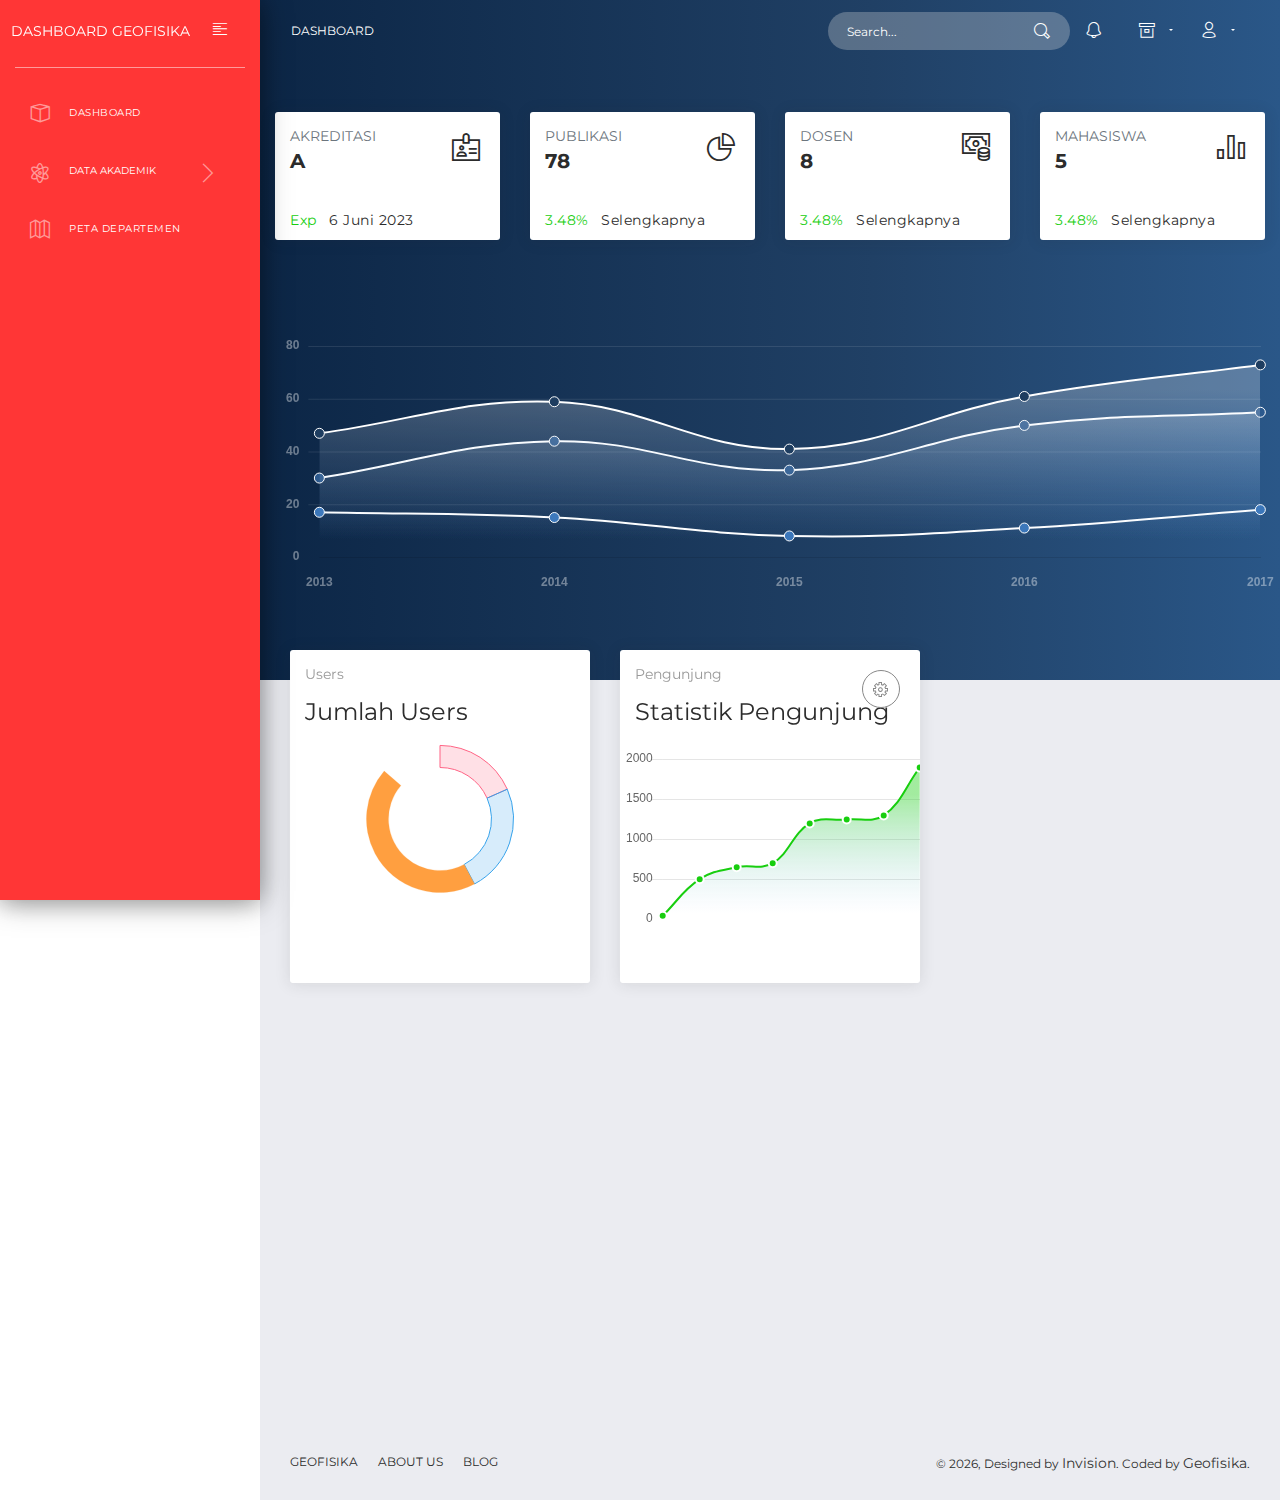
<file: index.html>
<!DOCTYPE html>
<html lang="en">

<head>
    <meta charset="utf-8" />
    <meta http-equiv="X-UA-Compatible" content="IE=edge,chrome=1" />
    <title>Dashboard Geofisika</title>
    <meta content='width=device-width, initial-scale=1.0, maximum-scale=1.0, user-scalable=0, shrink-to-fit=no' name='viewport' />
    <!--     Icons     -->
    <link rel="icon" href="http://www.geophys.sci.unhas.ac.id/wp-content/uploads/2020/01/cropped-Logo_UH_256x256-removebg-preview-32x32.png" sizes="32x32" />
    <link rel="icon" href="http://www.geophys.sci.unhas.ac.id/wp-content/uploads/2020/01/cropped-Logo_UH_256x256-removebg-preview-192x192.png" sizes="192x192" />
    <link rel="apple-touch-icon" href="http://www.geophys.sci.unhas.ac.id/wp-content/uploads/2020/01/cropped-Logo_UH_256x256-removebg-preview-180x180.png" />

    <!--     Fonts     -->
    <link href="https://fonts.googleapis.com/css?family=Montserrat:400,700,200" rel="stylesheet" />
    <link rel="stylesheet" href="https://use.fontawesome.com/releases/v5.7.1/css/all.css" integrity="sha384-fnmOCqbTlWIlj8LyTjo7mOUStjsKC4pOpQbqyi7RrhN7udi9RwhKkMHpvLbHG9Sr" crossorigin="anonymous">

    <!-- CSS Files -->
    <link href="assets/css/bootstrap.min.css" rel="stylesheet" />
    <link href="assets/css/now-ui-dashboard.css?v=1.5.0" rel="stylesheet" />

    <!--Morris Css-->
    <link rel="stylesheet" href="assets/css/morris.css">

    <!-- CSS Just for demo purpose, don't include it in your project -->
    <link href="assets/css/main.css" rel="stylesheet">
    <link href="assets/css/demo.css" rel="stylesheet">
</head>

<body>
    <div class="wrapper ">
        <div class="sidebar" data-color="red">
            <!--
        Tip 1: You can change the color of the sidebar using: data-color="blue | green | orange | red | yellow"
    -->
            <div class="logo">
                <a href="./index.html" class="simple-text logo-normal visible-on-sidebar-regular">Dashboard Geofisika</a>
                <a href="#" class="simple-text logo-mini pull-right" data-toggle=sidebar-colapse><i class="now-ui-icons text_align-left text-white"></i></a>
            </div>
            <div class="sidebar-wrapper" id="sidebar-wrapper">
                <ul class="nav">
                    <li>
                        <a href="./index.html">
                            <i class="now-ui-icons design_app"></i>
                            <p>Dashboard</p>
                        </a>
                    </li>
                    <li class="parent">
                        <a href="#" onclick="toggle_menu('data-akademik'); return false">
                            <i class="now-ui-icons education_atom"></i>
                            <span class="none">Data Akademik
                                <i id="arrow-icon" class="now-ui-icons pull-right align-bottom arrows-1_minimal-right"></i>
                            </span>
                        </a>
                        <ul class="children" id="data-akademik">
                            <li class="child">
                                <a href="./statistik-mahasiswa.html" class="ml-4">Statistik Mahasiswa</a>
                            </li>
                            <li class="child"><a href="./statistik-dosen.html" class="ml-4"><i class="mr-2"></i> Statistik Dosen</a></li>
                        </ul>
                    </li>
                    <li>
                        <a href="./peta-jurusan.html">
                            <i class="now-ui-icons location_map-big"></i>
                            <p>Peta Departemen</p>
                        </a>
                    </li>
                </ul>
            </div>
        </div>
        <div class="main-panel" id="main-panel">
            <!-- Navbar -->
            <nav class="navbar navbar-expand-lg navbar-transparent  bg-primary  navbar-absolute">
                <div class="container-fluid">
                    <div class="navbar-wrapper">
                        <div class="navbar-toggle">
                            <button type="button" class="navbar-toggler">
                <span class="navbar-toggler-bar bar1"></span>
                <span class="navbar-toggler-bar bar2"></span>
                <span class="navbar-toggler-bar bar3"></span>
              </button>
                        </div>
                        <a class="navbar-brand" href="#pablo">Dashboard</a>
                    </div>
                    <button class="navbar-toggler" type="button" data-toggle="collapse" data-target="#navigation" aria-controls="navigation-index" aria-expanded="false" aria-label="Toggle navigation">
            <span class="navbar-toggler-bar navbar-kebab"></span>
            <span class="navbar-toggler-bar navbar-kebab"></span>
            <span class="navbar-toggler-bar navbar-kebab"></span>
          </button>
                    <div class="collapse navbar-collapse justify-content-end" id="navigation">
                        <form>
                            <div class="input-group no-border">
                                <input type="text" value="" class="form-control" placeholder="Search...">
                                <div class="input-group-append">
                                    <div class="input-group-text">
                                        <i class="now-ui-icons ui-1_zoom-bold"></i>
                                    </div>
                                </div>
                            </div>
                        </form>
                        <ul class="navbar-nav">
                            <li class="nav-item">
                                <a class="nav-link" href="#pablo">
                                    <i class="now-ui-icons ui-1_bell-53"></i>
                                    <p>
                                        <span class="d-lg-none d-md-block">Stats</span>
                                    </p>
                                </a>
                            </li>
                            <li class="nav-item dropdown">
                                <a class="nav-link dropdown-toggle" id="navbarDropdownMenuLink" data-toggle="dropdown" aria-haspopup="true" aria-expanded="false">
                                    <i class="now-ui-icons files_box"></i>
                                    <p>
                                        <span class="d-lg-none d-md-block">Some Actions</span>
                                    </p>
                                </a>
                                <div class="dropdown-menu dropdown-menu-right" aria-labelledby="navbarDropdownMenuLink">
                                    <a class="dropdown-item" href="#">Action</a>
                                    <a class="dropdown-item" href="#">Another action</a>
                                    <a class="dropdown-item" href="#">Something else here</a>
                                </div>
                            </li>
                            <li class="nav-item dropdown">
                                <a class="nav-link dropdown-toggle" href="" id="navbarDropdownMenuLink" data-toggle="dropdown" aria-haspopup="true" aria-expanded="false">
                                    <i class="now-ui-icons users_single-02"></i>
                                    <p>
                                        <span class="d-lg-none d-md-block">Account</span>
                                    </p>
                                </a>
                                <div class="dropdown-menu dropdown-menu-right" aria-labelledby="navbarDropdownMenuLink">
                                    <a class="dropdown-item" href="login.php">Logout</a>
                                </div>
                            </li>
                        </ul>
                    </div>
                </div>
            </nav>
            <!-- End Navbar -->
            <!-- Card Header -->
            <div class="container-fluid panel-header" style="padding-top: 8em;">
                <div class="row">
                    <div class="col-xl-3 col-md-6">
                        <div class="card card-stats">
                            <div class="card-header">
                                <h5 class="card-category text-uppercase text-muted mb-0">Akreditasi</h5>
                                <span class="h5 font-weight-bold mb-0">A</span>
                                <div class="right-icon">
                                    <div class="icon icon-shape bg-gradient-red rounded-circle h3">
                                        <i class="now-ui-icons business_badge"></i>
                                    </div>
                                </div>
                            </div>
                            <!-- Card body -->
                            <div class="card-body">
                                <p class="mb-0 text-sm">
                                    <span class="text-success mr-2"><i class="fa fa-arrow-up"></i> Exp</span>
                                    <span class="text-nowrap">6 Juni 2023</span>
                                </p>
                            </div>
                        </div>
                    </div>
                    <div class="col-xl-3 col-md-6">
                        <div class="card card-stats">
                            <div class="card-header">
                                <h5 class="card-category text-uppercase text-muted mb-0">Publikasi</h5>
                                <span class="h5 font-weight-bold mb-0">78</span>
                                <div class="right-icon">
                                    <div class="icon icon-shape bg-gradient-red rounded-circle h3">
                                        <i class="now-ui-icons business_chart-pie-36"></i>
                                    </div>
                                </div>
                            </div>
                            <!-- Card body -->
                            <div class="card-body">
                                <p class="mb-0 text-sm">
                                    <span class="text-success mr-2"><i class="fa fa-arrow-up"></i> 3.48%</span>
                                    <span class="text-nowrap">Selengkapnya</span>
                                </p>
                            </div>
                        </div>
                    </div>
                    <div class="col-xl-3 col-md-6">
                        <div class="card card-stats">
                            <div class="card-header">
                                <h5 class="card-category text-uppercase text-muted mb-0">Dosen</h5>
                                <span class="h5 font-weight-bold mb-0">8</span>
                                <div class="right-icon">
                                    <div class="icon icon-shape bg-gradient-red rounded-circle h3">
                                        <i class="now-ui-icons business_money-coins"></i>
                                    </div>
                                </div>
                            </div>
                            <!-- Card body -->
                            <div class="card-body">
                                <p class="mb-0 text-sm">
                                    <span class="text-success mr-2"><i class="fa fa-arrow-up"></i> 3.48%</span>
                                    <span class="text-nowrap">Selengkapnya</span>
                                </p>
                            </div>
                        </div>
                    </div>
                    <div class="col-xl-3 col-md-6">
                        <div class="card card-stats">
                            <div class="card-header">
                                <h5 class="card-category text-uppercase text-muted mb-0">Mahasiswa</h5>
                                <span class="h5 font-weight-bold mb-0">5</span>
                                <div class="right-icon">
                                    <div class="icon icon-shape bg-gradient-red rounded-circle h3">
                                        <i class="now-ui-icons business_chart-bar-32"></i>
                                    </div>
                                </div>
                            </div>
                            <!-- Card body -->
                            <div class="card-body">
                                <p class="mb-0 text-sm">
                                    <span class="text-success mr-2"><i class="fa fa-arrow-up"></i> 3.48%</span>
                                    <span class="text-nowrap">Selengkapnya</span>
                                </p>
                            </div>
                        </div>
                    </div>
                </div>
            </div>
            <!-- End Card Header -->
            <div class="panel-header panel-header-lg">
                <canvas id="bigPublikasiChart"></canvas>
            </div>
            <div class="content">
                <div class="row">
                    <div class="col-lg-4 col-md-6">
                        <div class="card card-chart">
                            <div class="card-header">
                                <h5 class="card-category">Users</h5>
                                <h4 class="card-title">Jumlah Users</h4>
                            </div>
                            <div class="card-body">
                                <div class="chart-area">
                                    <canvas id="usersDoughnutChart"></canvas>
                                </div>
                            </div>
                            <div class="card-footer">
                                <div class="stats">
                                    <!--<i class="now-ui-icons ui-2_time-alarm"></i> Last 7 days -->
                                </div>
                            </div>
                        </div>
                    </div>
                    <div class="col-lg-4 col-md-6">
                        <div class="card card-chart">
                            <div class="card-header">
                                <h5 class="card-category">Pengunjung</h5>
                                <h4 class="card-title">Statistik Pengunjung</h4>
                                <div class="dropdown">
                                    <button type="button" class="btn btn-round btn-outline-default dropdown-toggle btn-simple btn-icon no-caret" data-toggle="dropdown">
                    <i class="now-ui-icons loader_gear"></i>
                  </button>
                                    <div class="dropdown-menu dropdown-menu-right">
                                        <a class="dropdown-item" href="#">Action</a>
                                        <a class="dropdown-item" href="#">Another action</a>
                                        <a class="dropdown-item" href="#">Something else here</a>
                                        <a class="dropdown-item text-danger" href="#">Remove Data</a>
                                    </div>
                                </div>
                            </div>
                            <div class="card-body">
                                <div class="chart-area">
                                    <canvas id="lineChartExampleWithNumbersAndGrid"></canvas>
                                </div>
                            </div>
                            <div class="card-footer">
                                <div class="stats">
                                    <!--<i class="now-ui-icons ui-2_time-alarm"></i> Just Updated -->
                                </div>
                            </div>
                        </div>
                    </div>
                    <!--<div class="col-lg-4 col-md-6">
                        <div class="card card-chart">
                            <div class="card-header">
                                <h5 class="card-category">Mahasiswa</h5>
                                <h4 class="card-title">Mahasiswa Perjenjang</h4>
                            </div>
                            <div class="card-body">
                                <div class="chart-area">
                                    <canvas id="barChartSimpleGradientsNumbers"></canvas>
                                </div>
                            </div>
                            <div class="card-footer">
                                <div class="stats">
                                    <i class="now-ui-icons ui-2_time-alarm"></i>
                </div>
            </div>
        </div>
    </div>
    -->

                </div>
                <!-- 
                <div class="row">
                    <div class="col-md-6">
                        <div class="card  card-tasks">
                            <div class="card-header ">
                                <h5 class="card-category">Backend development</h5>
                                <h4 class="card-title">Tasks</h4>
                            </div>
                            <div class="card-body ">
                                <div class="table-full-width table-responsive">
                                    <table class="table">
                                        <tbody>
                                            <tr>
                                                <td>
                                                    <div class="form-check">
                                                        <label class="form-check-label">
                              <input class="form-check-input" type="checkbox" checked>
                              <span class="form-check-sign"></span>
                            </label>
                                                    </div>
                                                </td>
                                                <td class="text-left">Sign contract for "What are conference organizers afraid of?"</td>
                                                <td class="td-actions text-right">
                                                    <button type="button" rel="tooltip" title="" class="btn btn-info btn-round btn-icon btn-icon-mini btn-neutral" data-original-title="Edit Task">
                            <i class="now-ui-icons ui-2_settings-90"></i>
                          </button>
                                                    <button type="button" rel="tooltip" title="" class="btn btn-danger btn-round btn-icon btn-icon-mini btn-neutral" data-original-title="Remove">
                            <i class="now-ui-icons ui-1_simple-remove"></i>
                          </button>
                                                </td>
                                            </tr>
                                            <tr>
                                                <td>
                                                    <div class="form-check">
                                                        <label class="form-check-label">
                              <input class="form-check-input" type="checkbox">
                              <span class="form-check-sign"></span>
                            </label>
                                                    </div>
                                                </td>
                                                <td class="text-left">Lines From Great Russian Literature? Or E-mails From My Boss?</td>
                                                <td class="td-actions text-right">
                                                    <button type="button" rel="tooltip" title="" class="btn btn-info btn-round btn-icon btn-icon-mini btn-neutral" data-original-title="Edit Task">
                            <i class="now-ui-icons ui-2_settings-90"></i>
                          </button>
                                                    <button type="button" rel="tooltip" title="" class="btn btn-danger btn-round btn-icon btn-icon-mini btn-neutral" data-original-title="Remove">
                            <i class="now-ui-icons ui-1_simple-remove"></i>
                          </button>
                                                </td>
                                            </tr>
                                            <tr>
                                                <td>
                                                    <div class="form-check">
                                                        <label class="form-check-label">
                              <input class="form-check-input" type="checkbox" checked>
                              <span class="form-check-sign"></span>
                            </label>
                                                    </div>
                                                </td>
                                                <td class="text-left">Flooded: One year later, assessing what was lost and what was found when a ravaging rain swept through metro Detroit
                                                </td>
                                                <td class="td-actions text-right">
                                                    <button type="button" rel="tooltip" title="" class="btn btn-info btn-round btn-icon btn-icon-mini btn-neutral" data-original-title="Edit Task">
                            <i class="now-ui-icons ui-2_settings-90"></i>
                          </button>
                                                    <button type="button" rel="tooltip" title="" class="btn btn-danger btn-round btn-icon btn-icon-mini btn-neutral" data-original-title="Remove">
                            <i class="now-ui-icons ui-1_simple-remove"></i>
                          </button>
                                                </td>
                                            </tr>
                                        </tbody>
                                    </table>
                                </div>
                            </div>
                            <div class="card-footer ">
                                <hr>
                                <div class="stats">
                                    <i class="now-ui-icons loader_refresh spin"></i> Updated 3 minutes ago
                                </div>
                            </div>
                        </div>
                    </div>
                    <div class="col-md-6">
                        <div class="card">
                            <div class="card-header">
                                <h5 class="card-category">All Persons List</h5>
                                <h4 class="card-title"> Employees Stats</h4>
                            </div>
                            <div class="card-body">
                                <div class="table-responsive">
                                    <table class="table">
                                        <thead class=" text-primary">
                                            <th>
                                                Name
                                            </th>
                                            <th>
                                                Country
                                            </th>
                                            <th>
                                                City
                                            </th>
                                            <th class="text-right">
                                                Salary
                                            </th>
                                        </thead>
                                        <tbody>
                                            <tr>
                                                <td>
                                                    Dakota Rice
                                                </td>
                                                <td>
                                                    Niger
                                                </td>
                                                <td>
                                                    Oud-Turnhout
                                                </td>
                                                <td class="text-right">
                                                    $36,738
                                                </td>
                                            </tr>
                                            <tr>
                                                <td>
                                                    Minerva Hooper
                                                </td>
                                                <td>
                                                    Curaçao
                                                </td>
                                                <td>
                                                    Sinaai-Waas
                                                </td>
                                                <td class="text-right">
                                                    $23,789
                                                </td>
                                            </tr>
                                            <tr>
                                                <td>
                                                    Sage Rodriguez
                                                </td>
                                                <td>
                                                    Netherlands
                                                </td>
                                                <td>
                                                    Baileux
                                                </td>
                                                <td class="text-right">
                                                    $56,142
                                                </td>
                                            </tr>
                                            <tr>
                                                <td>
                                                    Doris Greene
                                                </td>
                                                <td>
                                                    Malawi
                                                </td>
                                                <td>
                                                    Feldkirchen in Kärnten
                                                </td>
                                                <td class="text-right">
                                                    $63,542
                                                </td>
                                            </tr>
                                            <tr>
                                                <td>
                                                    Mason Porter
                                                </td>
                                                <td>
                                                    Chile
                                                </td>
                                                <td>
                                                    Gloucester
                                                </td>
                                                <td class="text-right">
                                                    $78,615
                                                </td>
                                            </tr>
                                        </tbody>
                                    </table>
                                </div>
                            </div>
                        </div>
                    </div>
                </div> -->
            </div>
            <footer class="footer">
                <div class=" container-fluid ">
                    <nav>
                        <ul>
                            <li>
                                <a href="https://www.creative-tim.com">
                  Geofisika
                </a>
                            </li>
                            <li>
                                <a href="http://presentation.creative-tim.com">
                  About Us
                </a>
                            </li>
                            <li>
                                <a href="http://blog.creative-tim.com">
                  Blog
                </a>
                            </li>
                        </ul>
                    </nav>
                    <div class="copyright" id="copyright">
                        &copy;
                        <script>
                            document.getElementById('copyright').appendChild(document.createTextNode(new Date().getFullYear()))
                        </script>, Designed by <a href="https://www.invisionapp.com" target="_blank">Invision</a>. Coded by <a href="https://www.creative-tim.com" target="_blank">Geofisika</a>.
                    </div>
                </div>
            </footer>
        </div>
    </div>
    <!--   Core JS Files   -->
    <script src="assets/js/core/jquery.min.js"></script>
    <script src="assets/js/core/popper.min.js"></script>
    <script src="assets/js/core/bootstrap.min.js"></script>
    <script src="assets/js/plugins/perfect-scrollbar.jquery.min.js"></script>
    <!--Charts-->
    <!-- Chart JS -->
    <script src="assets/js/plugins/chartjs.min.js"></script>
    <!--Morris.JS-->
    <script src="assets/js/plugins/raphael.min.js"></script>
    <script src="assets/js/plugins/morris.js"></script>
    <!--  Notifications Plugin    -->
    <script src="assets/js/plugins/bootstrap-notify.js"></script>
    <!-- Control Center for Now Ui Dashboard: parallax effects, scripts for the example pages etc -->
    <script src="assets/js/now-ui-dashboard.min.js?v=1.5.0" type="text/javascript"></script>
    <!-- Now Ui Dashboard DEMO methods, don't include it in your project! -->
    <script src="assets/js/demo.js"></script>
    <script src="assets/js/main.js"></script>
    <script>
        $(document).ready(function() {
            // Javascript method's body can be found in assets/js/demos.js
            demo.initDashboardPageCharts();

        });
    </script>
</body>

</html>
</file>
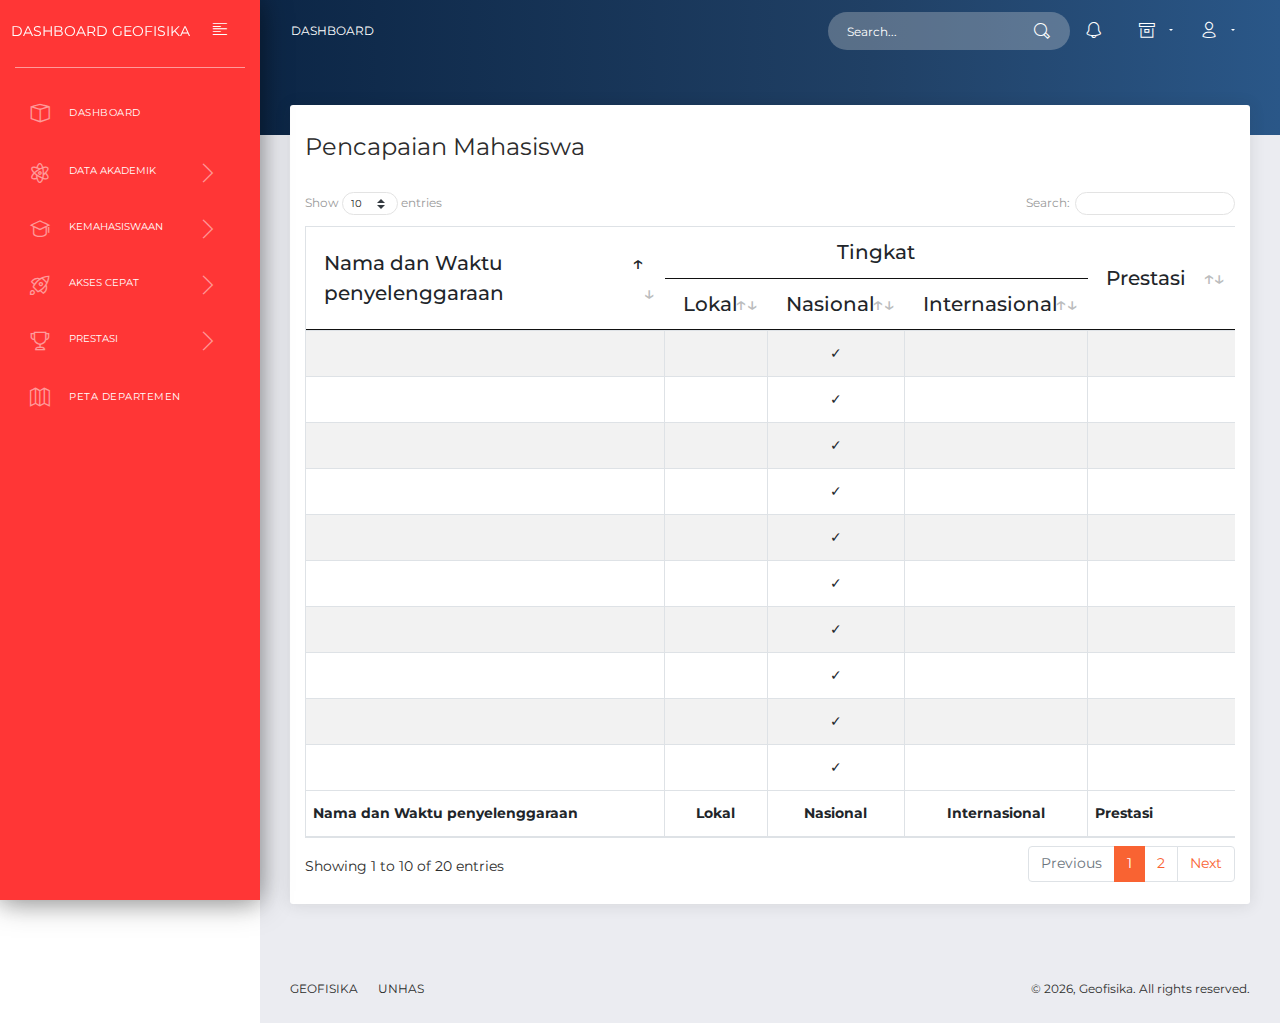
<file: prestasi-mahasiswa.html>
<!DOCTYPE html>
<html lang="en">

<head>
    <meta charset="utf-8" />
    <meta http-equiv="X-UA-Compatible" content="IE=edge,chrome=1" />
    <title>Dashboard Geofisika</title>
    <meta content='width=device-width, initial-scale=1.0, maximum-scale=1.0, user-scalable=0, shrink-to-fit=no' name='viewport' />
    <!--     Icons     -->
    <link rel="icon" href="http://www.geophys.sci.unhas.ac.id/wp-content/uploads/2020/01/cropped-Logo_UH_256x256-removebg-preview-32x32.png" sizes="32x32" />
    <link rel="icon" href="http://www.geophys.sci.unhas.ac.id/wp-content/uploads/2020/01/cropped-Logo_UH_256x256-removebg-preview-192x192.png" sizes="192x192" />
    <link rel="apple-touch-icon" href="http://www.geophys.sci.unhas.ac.id/wp-content/uploads/2020/01/cropped-Logo_UH_256x256-removebg-preview-180x180.png" />

    <!--     Fonts     -->
    <link href="https://fonts.googleapis.com/css?family=Montserrat:400,700,200" rel="stylesheet" />
    <link rel="stylesheet" href="https://use.fontawesome.com/releases/v5.7.1/css/all.css" integrity="sha384-fnmOCqbTlWIlj8LyTjo7mOUStjsKC4pOpQbqyi7RrhN7udi9RwhKkMHpvLbHG9Sr" crossorigin="anonymous">

    <!-- CSS Files -->
    <link href="assets/css/bootstrap.min.css" rel="stylesheet" />
    <link href="assets/css/now-ui-dashboard.css?v=1.5.0" rel="stylesheet" />

    <!--Datatables Css-->
    <link rel="stylesheet" href="assets/css/dataTables/dataTables.bootstrap4.min.css">

    <!-- CSS Just for demo purpose, don't include it in your project -->
    <link href="assets/css/main.css" rel="stylesheet">
    <link href="assets/css/demo.css" rel="stylesheet">
</head>

<body>
    <div class="wrapper ">
        <div class="sidebar" data-color="red">
            <div class="logo">
                <a href="./index.html" class="simple-text logo-normal visible-on-sidebar-regular">Dashboard Geofisika</a>
                <a href="#" class="simple-text logo-mini pull-right" data-toggle=sidebar-colapse><i class="now-ui-icons text_align-left text-white"></i></a>
            </div>
            <div class="sidebar-wrapper" id="sidebar-wrapper">
                <ul class="nav">
                    <li>
                        <a href="./index.html">
                            <i class="now-ui-icons design_app"></i>
                            <p>Dashboard</p>
                        </a>
                    </li>
                    <li class="parent">
                        <a href="#" onclick="toggle_menu('data-akademik'); return false">
                            <i class="now-ui-icons education_atom"></i>
                            <span class="none">Data Akademik
                                <i id="arrow-icon" class="now-ui-icons pull-right align-bottom arrows-1_minimal-right"></i>
                            </span>
                        </a>
                        <ul class="children" id="data-akademik">
                            <li class="child">
                                <a href="./statistik-mahasiswa.html" class="ml-4">Statistik Mahasiswa</a>
                            </li>
                            <li class="child"><a href="./statistik-dosen.html" class="ml-4"><i class="mr-2"></i> Statistik Dosen</a></li>
                        </ul>
                    </li>
                    <li class="parent">
                        <a href="#" onclick="toggle_menu('data-kemahasiswaan'); return false">
                            <i class="now-ui-icons education_hat"></i>
                            <span class="none">Kemahasiswaan
                                <i id="arrow-icon" class="now-ui-icons pull-right align-bottom arrows-1_minimal-right"></i>
                            </span>
                        </a>
                        <ul class="children" id="data-kemahasiswaan">
                            <li class="child"><a href="https://www.instagram.com/hmgf.unhas/" class="ml-4">HMGF</a></li>
                            <li class="child"><a href="https://www.instagram.com/hmgindonesia/" class="ml-4"><i class="mr-2"></i>HMGI</a></li>
                            <li class="child"><a href="https://www.hagi.or.id" class="ml-4">HAGI</a></li>
                            <li class="child"><a href="https://mapin.or.id/" class="ml-4">MAPIN</a></li>
                            <li class="child"><a href="#" class="ml-4">SPE</a></li>
                            <li class="child"><a href="#" class="ml-4">SEG</a></li>
                            <li class="child"><a href="#" class="ml-4">EAGE</a></li>
                        </ul>
                    </li>
                    <li class="parent">
                        <a href="#" onclick="toggle_menu('akses-cepat'); return false">
                            <i class="now-ui-icons objects_spaceship"></i>
                            <span class="none">Akses Cepat
                                <i id="arrow-icon" class="now-ui-icons pull-right align-bottom arrows-1_minimal-right"></i>
                            </span>
                        </a>
                        <ul class="children" id="akses-cepat">
                            <li class="child"><a href="https://sso.unhas.ac.id/" class="ml-4">Single Sign On</a></li>
                            <li class="child"><a href="https://neosia.unhas.ac.id/" class="ml-4"><i class="mr-2"></i>Portal Akademik</a></li>
                        </ul>
                    </li>
                    <li class="parent">
                        <a href="#" onclick="toggle_menu('prestasi'); return false">
                            <i class="now-ui-icons sport_trophy"></i>
                            <span class="none">Prestasi
                                <i id="arrow-icon" class="now-ui-icons pull-right align-bottom arrows-1_minimal-right"></i>
                            </span>
                        </a>
                        <ul class="children" id="prestasi">
                            <li class="child"><a href="./prestasi-mahasiswa.html" class="ml-4">Pencapaian Mahasiswa</a></li>
                        </ul>
                    </li>
                    <li>
                        <a href="./peta-jurusan.html">
                            <i class="now-ui-icons location_map-big"></i>
                            <p>Peta Departemen</p>
                        </a>
                    </li>
                </ul>
            </div>
        </div>
        <div class="main-panel" id="main-panel">
            <!-- Navbar -->
            <nav class="navbar navbar-expand-lg navbar-transparent  bg-primary  navbar-absolute">
                <div class="container-fluid">
                    <div class="navbar-wrapper">
                        <div class="navbar-toggle">
                            <button type="button" class="navbar-toggler">
                <span class="navbar-toggler-bar bar1"></span>
                <span class="navbar-toggler-bar bar2"></span>
                <span class="navbar-toggler-bar bar3"></span>
              </button>
                        </div>
                        <a class="navbar-brand" href="#pablo">Dashboard</a>
                    </div>
                    <button class="navbar-toggler" type="button" data-toggle="collapse" data-target="#navigation" aria-controls="navigation-index" aria-expanded="false" aria-label="Toggle navigation">
            <span class="navbar-toggler-bar navbar-kebab"></span>
            <span class="navbar-toggler-bar navbar-kebab"></span>
            <span class="navbar-toggler-bar navbar-kebab"></span>
          </button>
                    <div class="collapse navbar-collapse justify-content-end" id="navigation">
                        <form>
                            <div class="input-group no-border">
                                <input type="text" value="" class="form-control" placeholder="Search...">
                                <div class="input-group-append">
                                    <div class="input-group-text">
                                        <i class="now-ui-icons ui-1_zoom-bold"></i>
                                    </div>
                                </div>
                            </div>
                        </form>
                        <ul class="navbar-nav">
                            <li class="nav-item">
                                <a class="nav-link" href="#pablo">
                                    <i class="now-ui-icons ui-1_bell-53"></i>
                                    <p>
                                        <span class="d-lg-none d-md-block">Stats</span>
                                    </p>
                                </a>
                            </li>
                            <li class="nav-item dropdown">
                                <a class="nav-link dropdown-toggle" id="navbarDropdownMenuLink" data-toggle="dropdown" aria-haspopup="true" aria-expanded="false">
                                    <i class="now-ui-icons files_box"></i>
                                    <p>
                                        <span class="d-lg-none d-md-block">Some Actions</span>
                                    </p>
                                </a>
                                <div class="dropdown-menu dropdown-menu-right" aria-labelledby="navbarDropdownMenuLink">
                                    <a class="dropdown-item" href="#">Action</a>
                                    <a class="dropdown-item" href="#">Another action</a>
                                    <a class="dropdown-item" href="#">Something else here</a>
                                </div>
                            </li>
                            <li class="nav-item dropdown">
                                <a class="nav-link dropdown-toggle" href="" id="navbarDropdownMenuLink" data-toggle="dropdown" aria-haspopup="true" aria-expanded="false">
                                    <i class="now-ui-icons users_single-02"></i>
                                    <p>
                                        <span class="d-lg-none d-md-block">Account</span>
                                    </p>
                                </a>
                                <div class="dropdown-menu dropdown-menu-right" aria-labelledby="navbarDropdownMenuLink">
                                    <a class="dropdown-item" href="login.php">Logout</a>
                                </div>
                            </li>
                        </ul>
                    </div>
                </div>
            </nav>
            <!-- End Navbar-->
            <div class="panel-header panel-header-sm"></div>
            <div class="content">
                <div class="row">
                    <div class="col-md-12">
                        <div class="card">
                            <div class="card-header">
                                <h4 class="card-title">Pencapaian Mahasiswa</h4>
                            </div>
                            <div class="card-body">
                                <div class="table-responsive">
                                    <table id="prestasiMahasiswa" class="table table-striped table-bordered">
                                        <thead>
                                            <tr>
                                                <th rowspan="2">Nama dan Waktu penyelenggaraan</th>
                                                <th colspan="3" rowspan="1" class="text-center">Tingkat</th>
                                                <th rowspan="2">Prestasi</th>
                                            </tr>
                                            <tr>
                                                <th>Lokal</th>
                                                <th>Nasional</th>
                                                <th>Internasional</th>
                                            </tr>
                                        </thead>
                                        <tbody>
                                            <tr>
                                                <td>ASEAN Youth University (2014), UUT Malysia, a.n.Jamaluddin (H22112011)</td>
                                                <td></td>
                                                <td></td>
                                                <td>&check;</td>
                                                <td>Peserta (Melalui seleksi)</td>
                                            </tr>
                                            <tr>
                                                <td></td>
                                                <td></td>
                                                <td>&check;</td>
                                                <td></td>
                                                <td></td>
                                            </tr>
                                            <tr>
                                                <td></td>
                                                <td></td>
                                                <td>&check;</td>
                                                <td></td>
                                                <td></td>
                                            </tr>
                                            <tr>
                                                <td></td>
                                                <td></td>
                                                <td>&check;</td>
                                                <td></td>
                                                <td></td>
                                            </tr>
                                            <tr>
                                                <td></td>
                                                <td></td>
                                                <td>&check;</td>
                                                <td></td>
                                                <td></td>
                                            </tr>
                                            <tr>
                                                <td></td>
                                                <td></td>
                                                <td>&check;</td>
                                                <td></td>
                                                <td></td>
                                            </tr>
                                            <tr>
                                                <td></td>
                                                <td></td>
                                                <td>&check;</td>
                                                <td></td>
                                                <td></td>
                                            </tr>
                                            <tr>
                                                <td></td>
                                                <td></td>
                                                <td>&check;</td>
                                                <td></td>
                                                <td></td>
                                            </tr>
                                            <tr>
                                                <td></td>
                                                <td></td>
                                                <td>&check;</td>
                                                <td></td>
                                                <td></td>
                                            </tr>
                                            <tr>
                                                <td></td>
                                                <td></td>
                                                <td>&check;</td>
                                                <td></td>
                                                <td></td>
                                            </tr>
                                            <tr>
                                                <td></td>
                                                <td></td>
                                                <td>&check;</td>
                                                <td></td>
                                                <td></td>
                                            </tr>
                                            <tr>
                                                <td></td>
                                                <td></td>
                                                <td>&check;</td>
                                                <td></td>
                                                <td></td>
                                            </tr>
                                            <tr>
                                                <td></td>
                                                <td></td>
                                                <td>&check;</td>
                                                <td></td>
                                                <td></td>
                                            </tr>
                                            <tr>
                                                <td></td>
                                                <td></td>
                                                <td>&check;</td>
                                                <td></td>
                                                <td></td>
                                            </tr>
                                            <tr>
                                                <td></td>
                                                <td></td>
                                                <td>&check;</td>
                                                <td></td>
                                                <td></td>
                                            </tr>
                                            <tr>
                                                <td></td>
                                                <td></td>
                                                <td>&check;</td>
                                                <td></td>
                                                <td></td>
                                            </tr>
                                            <tr>
                                                <td></td>
                                                <td></td>
                                                <td>&check;</td>
                                                <td></td>
                                                <td></td>
                                            </tr>
                                            <tr>
                                                <td></td>
                                                <td></td>
                                                <td>&check;</td>
                                                <td></td>
                                                <td></td>
                                            </tr>
                                            <tr>
                                                <td></td>
                                                <td></td>
                                                <td>&check;</td>
                                                <td></td>
                                                <td></td>
                                            </tr>
                                            <tr>
                                                <td></td>
                                                <td></td>
                                                <td>&check;</td>
                                                <td></td>
                                                <td></td>
                                            </tr>
                                        </tbody>
                                        <tfoot>
                                            <tr>
                                                <th>Nama dan Waktu penyelenggaraan</th>
                                                <th>Lokal</th>
                                                <th>Nasional</th>
                                                <th>Internasional</th>
                                                <th>Prestasi</th>
                                            </tr>
                                        </tfoot>
                                    </table>
                                </div>
                            </div>
                        </div>
                    </div>
                </div>
            </div>
            <footer class="footer">
                <div class=" container-fluid ">
                    <nav>
                        <ul>
                            <li>
                                <a href="https://www.geophys.sci.unhas.ac.id/">Geofisika</a>
                            </li>
                            <li>
                                <a href="https://unhas.ac.id">Unhas</a>
                            </li>
                        </ul>
                    </nav>
                    <div class="copyright" id="copyright">
                        &copy;
                        <script>
                            document.getElementById('copyright').appendChild(document.createTextNode(new Date().getFullYear()))
                        </script>, Geofisika. All rights reserved.
                    </div>
                </div>
            </footer>
        </div>
    </div>
    <!--   Core JS Files   -->
    <script src="assets/js/core/jquery.min.js"></script>
    <script src="assets/js/core/popper.min.js"></script>
    <script src="assets/js/core/bootstrap.min.js"></script>
    <script src="assets/js/plugins/perfect-scrollbar.jquery.min.js"></script>
    <!--  Notifications Plugin    -->
    <script src="assets/js/plugins/bootstrap-notify.js"></script>
    <!-- Control Center for Now Ui Dashboard: parallax effects, scripts for the example pages etc -->
    <script src="assets/js/now-ui-dashboard.min.js?v=1.5.0" type="text/javascript"></script>
    <!-- Now Ui Dashboard DEMO methods, don't include it in your project! -->
    <script src="assets/js/demo.js"></script>
    <script src="assets/js/main.js"></script>
    <!-- Datatables JS -->
    <script src="assets/js/plugins/dataTables/jquery.dataTables.min.js"></script>
    <script src="assets/js/plugins/dataTables/dataTables.bootstrap4.min.js"></script>
</body>

</html>
</file>
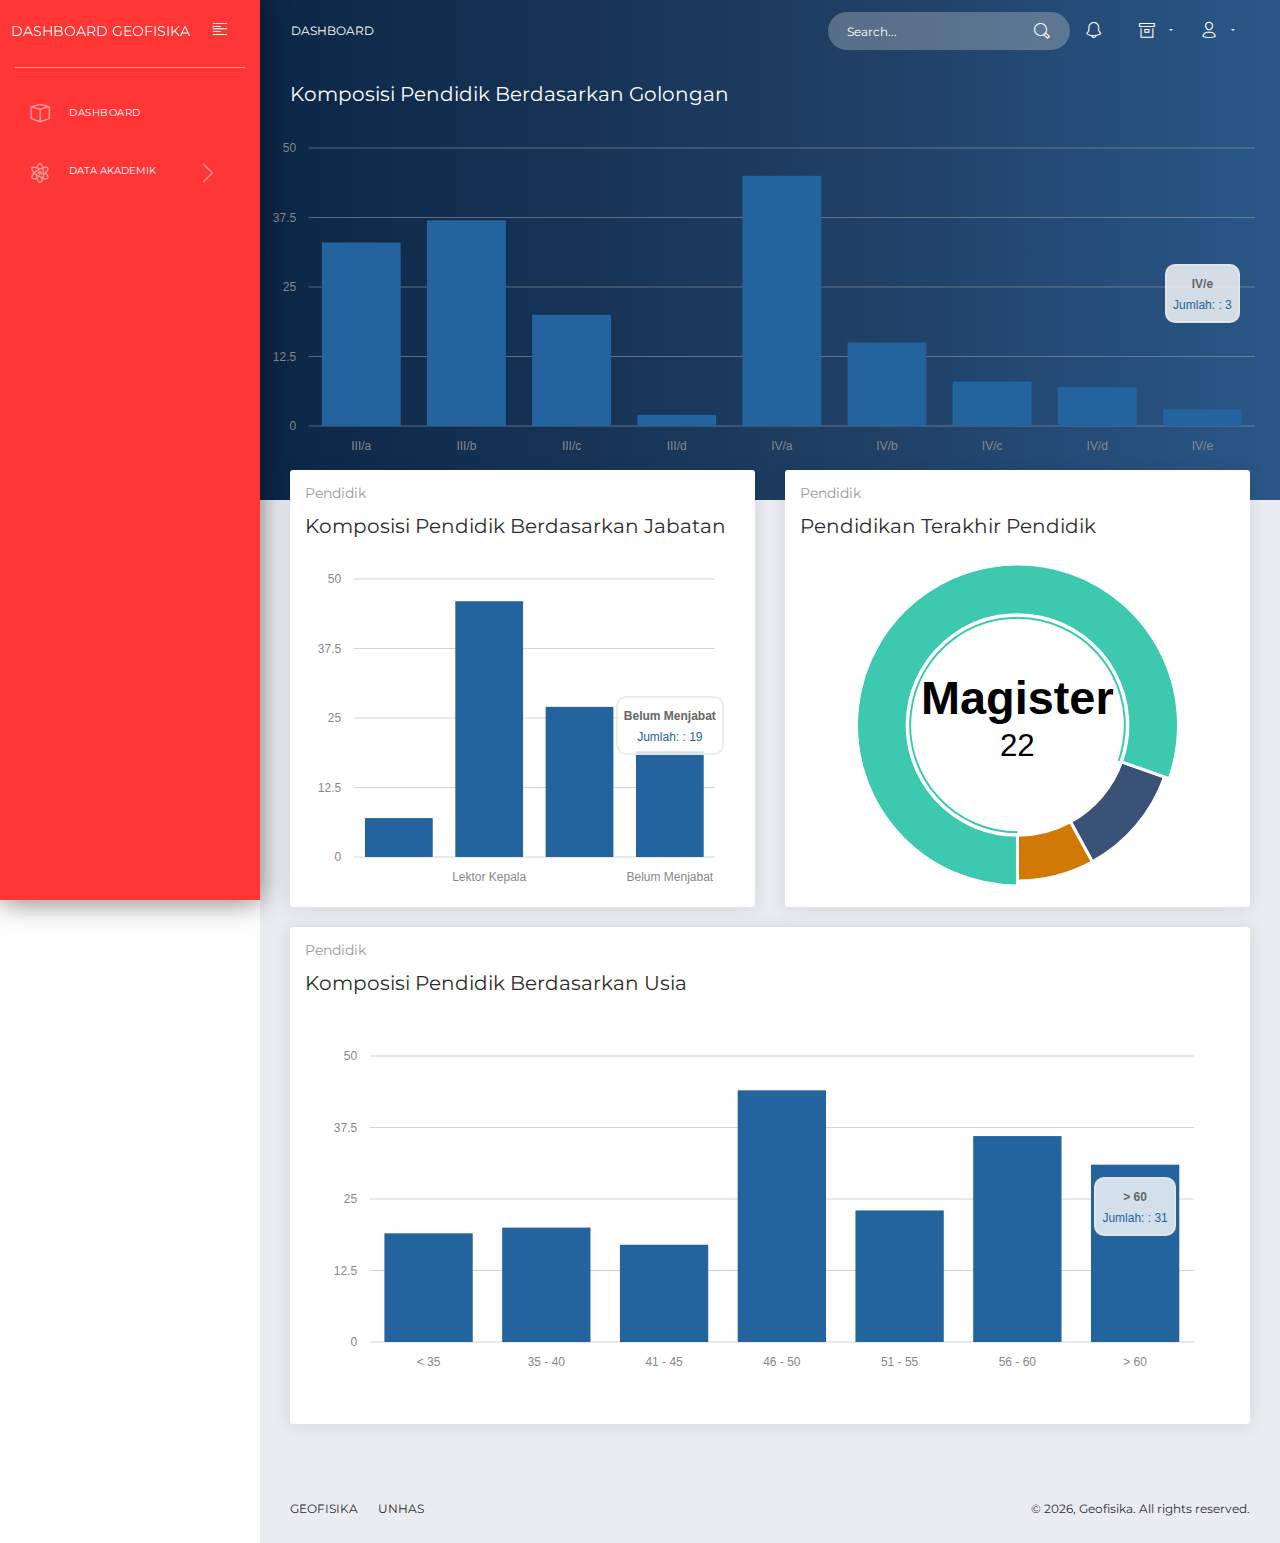
<file: statistik-dosen.html>
<!DOCTYPE html>
<html lang="en">

<head>
    <meta charset="utf-8" />
    <meta http-equiv="X-UA-Compatible" content="IE=edge,chrome=1" />
    <title>Dashboard Geofisika</title>
    <meta content='width=device-width, initial-scale=1.0, maximum-scale=1.0, user-scalable=0, shrink-to-fit=no' name='viewport' />
    <!--     Icons     -->
    <link rel="icon" href="http://www.geophys.sci.unhas.ac.id/wp-content/uploads/2020/01/cropped-Logo_UH_256x256-removebg-preview-32x32.png" sizes="32x32" />
    <link rel="icon" href="http://www.geophys.sci.unhas.ac.id/wp-content/uploads/2020/01/cropped-Logo_UH_256x256-removebg-preview-192x192.png" sizes="192x192" />
    <link rel="apple-touch-icon" href="http://www.geophys.sci.unhas.ac.id/wp-content/uploads/2020/01/cropped-Logo_UH_256x256-removebg-preview-180x180.png" />

    <!--     Fonts     -->
    <link href="https://fonts.googleapis.com/css?family=Montserrat:400,700,200" rel="stylesheet" />
    <link rel="stylesheet" href="https://use.fontawesome.com/releases/v5.7.1/css/all.css" integrity="sha384-fnmOCqbTlWIlj8LyTjo7mOUStjsKC4pOpQbqyi7RrhN7udi9RwhKkMHpvLbHG9Sr" crossorigin="anonymous">

    <!-- CSS Files -->
    <link href="assets/css/bootstrap.min.css" rel="stylesheet" />
    <link href="assets/css/now-ui-dashboard.css?v=1.5.0" rel="stylesheet" />

    <!--Morris Css-->
    <link rel="stylesheet" href="assets/css/morris.css">
    <!--Jvector Map Css-->
    <link rel="stylesheet" href="assets/css/vector-map/jquery-jvectormap-2.0.5.css">

    <!-- CSS Just for demo purpose, don't include it in your project -->
    <link href="assets/css/main.css" rel="stylesheet">
    <link href="assets/css/demo.css" rel="stylesheet">
</head>

<body>
    <div class="wrapper ">
        <div class="sidebar" data-color="red">
            <!--
        Tip 1: You can change the color of the sidebar using: data-color="blue | green | orange | red | yellow"
    -->
            <div class="logo">
                <a href="./index.html" class="simple-text logo-normal visible-on-sidebar-regular">Dashboard Geofisika</a>
                <a href="#" class="simple-text logo-mini pull-right" data-toggle=sidebar-colapse><i class="now-ui-icons text_align-left text-white"></i></a>
            </div>
            <div class="sidebar-wrapper" id="sidebar-wrapper">
                <ul class="nav">
                    <li>
                        <a href="./index.html">
                            <i class="now-ui-icons design_app"></i>
                            <p>Dashboard</p>
                        </a>
                    </li>
                    <li class="parent">
                        <a href="#" onclick="toggle_menu('data-akademik'); return false">
                            <i class="now-ui-icons education_atom"></i>
                            <span class="none">Data Akademik
                                <i id="arrow-icon" class="now-ui-icons pull-right align-bottom arrows-1_minimal-right"></i>
                            </span>
                        </a>
                        <ul class="children" id="data-akademik">
                            <li class="child">
                                <a href="./statistik-mahasiswa.html" class="ml-4">Statistik Mahasiswa</a>
                            </li>
                            <li class="child"><a href="./statistik-dosen.html" class="ml-4"><i class="mr-2"></i> Statistik Dosen</a></li>
                        </ul>
                    </li>
                </ul>
            </div>
        </div>
        <div class="main-panel" id="main-panel">
            <!-- Navbar -->
            <nav class="navbar navbar-expand-lg navbar-transparent  bg-primary  navbar-absolute">
                <div class="container-fluid">
                    <div class="navbar-wrapper">
                        <div class="navbar-toggle">
                            <button type="button" class="navbar-toggler">
                <span class="navbar-toggler-bar bar1"></span>
                <span class="navbar-toggler-bar bar2"></span>
                <span class="navbar-toggler-bar bar3"></span>
              </button>
                        </div>
                        <a class="navbar-brand" href="#pablo">Dashboard</a>
                    </div>
                    <button class="navbar-toggler" type="button" data-toggle="collapse" data-target="#navigation" aria-controls="navigation-index" aria-expanded="false" aria-label="Toggle navigation">
            <span class="navbar-toggler-bar navbar-kebab"></span>
            <span class="navbar-toggler-bar navbar-kebab"></span>
            <span class="navbar-toggler-bar navbar-kebab"></span>
          </button>
                    <div class="collapse navbar-collapse justify-content-end" id="navigation">
                        <form>
                            <div class="input-group no-border">
                                <input type="text" value="" class="form-control" placeholder="Search...">
                                <div class="input-group-append">
                                    <div class="input-group-text">
                                        <i class="now-ui-icons ui-1_zoom-bold"></i>
                                    </div>
                                </div>
                            </div>
                        </form>
                        <ul class="navbar-nav">
                            <li class="nav-item">
                                <a class="nav-link" href="#pablo">
                                    <i class="now-ui-icons ui-1_bell-53"></i>
                                    <p>
                                        <span class="d-lg-none d-md-block">Stats</span>
                                    </p>
                                </a>
                            </li>
                            <li class="nav-item dropdown">
                                <a class="nav-link dropdown-toggle" id="navbarDropdownMenuLink" data-toggle="dropdown" aria-haspopup="true" aria-expanded="false">
                                    <i class="now-ui-icons files_box"></i>
                                    <p>
                                        <span class="d-lg-none d-md-block">Some Actions</span>
                                    </p>
                                </a>
                                <div class="dropdown-menu dropdown-menu-right" aria-labelledby="navbarDropdownMenuLink">
                                    <a class="dropdown-item" href="#">Action</a>
                                    <a class="dropdown-item" href="#">Another action</a>
                                    <a class="dropdown-item" href="#">Something else here</a>
                                </div>
                            </li>
                            <li class="nav-item dropdown">
                                <a class="nav-link dropdown-toggle" href="" id="navbarDropdownMenuLink" data-toggle="dropdown" aria-haspopup="true" aria-expanded="false">
                                    <i class="now-ui-icons users_single-02"></i>
                                    <p>
                                        <span class="d-lg-none d-md-block">Account</span>
                                    </p>
                                </a>
                                <div class="dropdown-menu dropdown-menu-right" aria-labelledby="navbarDropdownMenuLink">
                                    <a class="dropdown-item" href="login.php">Logout</a>
                                </div>
                            </li>
                        </ul>
                    </div>
                </div>
            </nav>
            <!-- End Navbar -->
            <div class="panel-header panel-header-xl">
                <h5 class="text-white" style="padding-left:1.5em">Komposisi Pendidik Berdasarkan Golongan</h5>
                <div id="golonganDosenBarChart"></div>
            </div>
            <div class="content">
                <div class="row">
                    <div class="col-sm-6">
                        <div class="card card-chart">
                            <div class="card-header">
                                <h6 class="card-category">Pendidik</h6>
                                <h5 class="card-title">Komposisi Pendidik Berdasarkan Jabatan</h5>
                            </div>
                            <div class="card-body">
                                <div>
                                    <div id="dosenBarChartMorris" height="150px"></div>
                                </div>
                            </div>
                        </div>
                    </div>
                    <div class="col-sm-6">
                        <!--Doughnut Chart-->
                        <div class="card card-chart">
                            <div class="card-header">
                                <h6 class="card-category">Pendidik</h6>
                                <h5 class="card-title">Pendidikan Terakhir Pendidik</h5>
                            </div>
                            <div class="card-body">
                                <div>
                                    <div id="pendidikanDosenDonut" height="150px"></div>
                                </div>
                            </div>
                        </div>
                        <!--/Doughnut Chart-->
                    </div>
                    <div class="col-sm-12">
                        <!--Vector Map-->
                        <div class="card card-chart">
                            <div class="card-header">
                                <h6 class="card-category">Pendidik</h6>
                                <h5 class="card-title">Komposisi Pendidik Berdasarkan Usia</h5>
                            </div>
                            <div class="card-body">
                                <div class="mt-1 mb-3 p-3 button-container">
                                    <div id="usiaDosenBarChart" style="width: 100%; height: 350px"></div>
                                </div>
                            </div>
                        </div>
                        <!--/Doughnut Chart-->
                    </div>
                </div>
            </div>
            <footer class="footer">
                <div class=" container-fluid ">
                    <nav>
                        <ul>
                            <li>
                                <a href="https://www.geophys.sci.unhas.ac.id/">Geofisika</a>
                            </li>
                            <li>
                                <a href="https://unhas.ac.id">Unhas</a>
                            </li>
                        </ul>
                    </nav>
                    <div class="copyright" id="copyright">
                        &copy;
                        <script>
                            document.getElementById('copyright').appendChild(document.createTextNode(new Date().getFullYear()))
                        </script>, Geofisika. All rights reserved.
                    </div>
                </div>
            </footer>
        </div>
    </div>
    <!--   Core JS Files   -->
    <script src="assets/js/core/jquery.min.js"></script>
    <script src="assets/js/core/popper.min.js"></script>
    <script src="assets/js/core/bootstrap.min.js"></script>
    <script src="assets/js/plugins/perfect-scrollbar.jquery.min.js"></script>
    <!--Maps-->
    <script src="assets/js/plugins/vector-map/jquery-jvectormap-2.0.5.min.js"></script>
    <script src="assets/js/plugins/vector-map/jquery-jvectormap.id.js"></script>
    <!-- Chart JS -->
    <script src="assets/js/plugins/chartjs.min.js"></script>
    <!--Morris.JS-->
    <script src="assets/js/plugins/raphael.min.js"></script>
    <script src="assets/js/plugins/morris.js"></script>
    <!--  Notifications Plugin    -->
    <script src="assets/js/plugins/bootstrap-notify.js"></script>
    <!-- Control Center for Now Ui Dashboard: parallax effects, scripts for the example pages etc -->
    <script src="assets/js/now-ui-dashboard.min.js?v=1.5.0" type="text/javascript"></script>
    <!-- Now Ui Dashboard DEMO methods, don't include it in your project! -->
    <script src="assets/js/demo.js"></script>
    <script src="assets/js/main.js"></script>
    <script>
        $(document).ready(function() {
            // Javascript method's body can be found in assets/js/demos.js
            demo.initDashboardPageCharts();

        });
    </script>
</body>

</html>
</file>
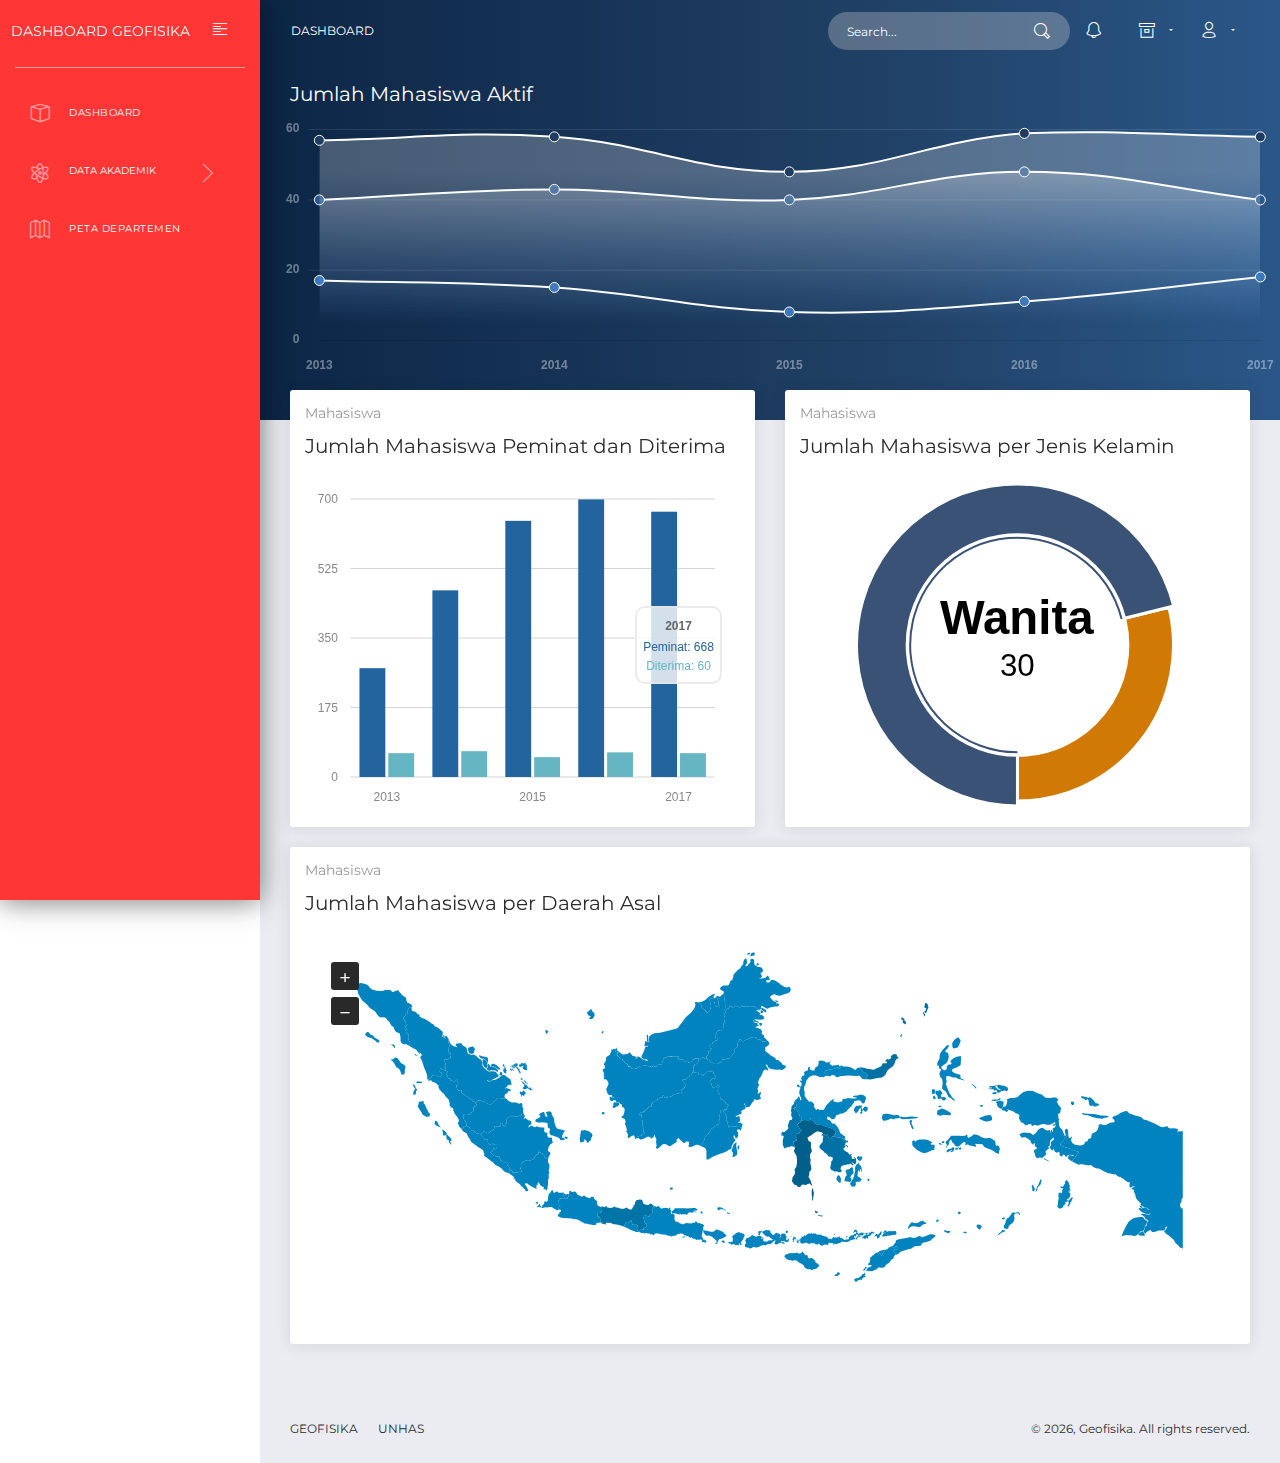
<file: statistik-mahasiswa.html>
<!DOCTYPE html>
<html lang="en">

<head>
    <meta charset="utf-8" />
    <meta http-equiv="X-UA-Compatible" content="IE=edge,chrome=1" />
    <title>Dashboard Geofisika</title>
    <meta content='width=device-width, initial-scale=1.0, maximum-scale=1.0, user-scalable=0, shrink-to-fit=no' name='viewport' />
    <!--     Icons     -->
    <link rel="icon" href="http://www.geophys.sci.unhas.ac.id/wp-content/uploads/2020/01/cropped-Logo_UH_256x256-removebg-preview-32x32.png" sizes="32x32" />
    <link rel="icon" href="http://www.geophys.sci.unhas.ac.id/wp-content/uploads/2020/01/cropped-Logo_UH_256x256-removebg-preview-192x192.png" sizes="192x192" />
    <link rel="apple-touch-icon" href="http://www.geophys.sci.unhas.ac.id/wp-content/uploads/2020/01/cropped-Logo_UH_256x256-removebg-preview-180x180.png" />

    <!--     Fonts     -->
    <link href="https://fonts.googleapis.com/css?family=Montserrat:400,700,200" rel="stylesheet" />
    <link rel="stylesheet" href="https://use.fontawesome.com/releases/v5.7.1/css/all.css" integrity="sha384-fnmOCqbTlWIlj8LyTjo7mOUStjsKC4pOpQbqyi7RrhN7udi9RwhKkMHpvLbHG9Sr" crossorigin="anonymous">

    <!-- CSS Files -->
    <link href="assets/css/bootstrap.min.css" rel="stylesheet" />
    <link href="assets/css/now-ui-dashboard.css?v=1.5.0" rel="stylesheet" />

    <!--Morris Css-->
    <link rel="stylesheet" href="assets/css/morris.css">
    <!--Jvector Map Css-->
    <link rel="stylesheet" href="assets/css/vector-map/jquery-jvectormap-2.0.5.css">

    <!-- CSS Just for demo purpose, don't include it in your project -->
    <link href="assets/css/main.css" rel="stylesheet">
    <link href="assets/css/demo.css" rel="stylesheet">
</head>

<body>
    <div class="wrapper ">
        <div class="sidebar" data-color="red">
            <!--
        Tip 1: You can change the color of the sidebar using: data-color="blue | green | orange | red | yellow"
    -->
            <div class="logo">
                <a href="./index.html" class="simple-text logo-normal visible-on-sidebar-regular">Dashboard Geofisika</a>
                <a href="#" class="simple-text logo-mini pull-right" data-toggle=sidebar-colapse><i class="now-ui-icons text_align-left text-white"></i></a>
            </div>
            <div class="sidebar-wrapper" id="sidebar-wrapper">
                <ul class="nav">
                    <li>
                        <a href="./index.html">
                            <i class="now-ui-icons design_app"></i>
                            <p>Dashboard</p>
                        </a>
                    </li>
                    <li class="parent">
                        <a href="#" onclick="toggle_menu('data-akademik'); return false">
                            <i class="now-ui-icons education_atom"></i>
                            <span class="none">Data Akademik
                                <i id="arrow-icon" class="now-ui-icons pull-right align-bottom arrows-1_minimal-right"></i>
                            </span>
                        </a>
                        <ul class="children" id="data-akademik">
                            <li class="child">
                                <a href="./statistik-mahasiswa.html" class="ml-4">Statistik Mahasiswa</a>
                            </li>
                            <li class="child"><a href="./statistik-dosen.html" class="ml-4"><i class="mr-2"></i> Statistik Dosen</a></li>
                        </ul>
                    </li>
                    <li>
                        <a href="./peta-jurusan.html">
                            <i class="now-ui-icons location_map-big"></i>
                            <p>Peta Departemen</p>
                        </a>
                    </li>
                </ul>
            </div>
        </div>
        <div class="main-panel" id="main-panel">
            <!-- Navbar -->
            <nav class="navbar navbar-expand-lg navbar-transparent  bg-primary  navbar-absolute">
                <div class="container-fluid">
                    <div class="navbar-wrapper">
                        <div class="navbar-toggle">
                            <button type="button" class="navbar-toggler">
                <span class="navbar-toggler-bar bar1"></span>
                <span class="navbar-toggler-bar bar2"></span>
                <span class="navbar-toggler-bar bar3"></span>
              </button>
                        </div>
                        <a class="navbar-brand" href="#pablo">Dashboard</a>
                    </div>
                    <button class="navbar-toggler" type="button" data-toggle="collapse" data-target="#navigation" aria-controls="navigation-index" aria-expanded="false" aria-label="Toggle navigation">
            <span class="navbar-toggler-bar navbar-kebab"></span>
            <span class="navbar-toggler-bar navbar-kebab"></span>
            <span class="navbar-toggler-bar navbar-kebab"></span>
          </button>
                    <div class="collapse navbar-collapse justify-content-end" id="navigation">
                        <form>
                            <div class="input-group no-border">
                                <input type="text" value="" class="form-control" placeholder="Search...">
                                <div class="input-group-append">
                                    <div class="input-group-text">
                                        <i class="now-ui-icons ui-1_zoom-bold"></i>
                                    </div>
                                </div>
                            </div>
                        </form>
                        <ul class="navbar-nav">
                            <li class="nav-item">
                                <a class="nav-link" href="#pablo">
                                    <i class="now-ui-icons ui-1_bell-53"></i>
                                    <p>
                                        <span class="d-lg-none d-md-block">Stats</span>
                                    </p>
                                </a>
                            </li>
                            <li class="nav-item dropdown">
                                <a class="nav-link dropdown-toggle" id="navbarDropdownMenuLink" data-toggle="dropdown" aria-haspopup="true" aria-expanded="false">
                                    <i class="now-ui-icons files_box"></i>
                                    <p>
                                        <span class="d-lg-none d-md-block">Some Actions</span>
                                    </p>
                                </a>
                                <div class="dropdown-menu dropdown-menu-right" aria-labelledby="navbarDropdownMenuLink">
                                    <a class="dropdown-item" href="#">Action</a>
                                    <a class="dropdown-item" href="#">Another action</a>
                                    <a class="dropdown-item" href="#">Something else here</a>
                                </div>
                            </li>
                            <li class="nav-item dropdown">
                                <a class="nav-link dropdown-toggle" href="" id="navbarDropdownMenuLink" data-toggle="dropdown" aria-haspopup="true" aria-expanded="false">
                                    <i class="now-ui-icons users_single-02"></i>
                                    <p>
                                        <span class="d-lg-none d-md-block">Account</span>
                                    </p>
                                </a>
                                <div class="dropdown-menu dropdown-menu-right" aria-labelledby="navbarDropdownMenuLink">
                                    <a class="dropdown-item" href="login.php">Logout</a>
                                </div>
                            </li>
                        </ul>
                    </div>
                </div>
            </nav>
            <!-- End Navbar -->
            <div class="panel-header panel-header-lg">
                <h5 class="text-white" style="padding-left:1.5em">Jumlah Mahasiswa Aktif</h5>
                <canvas id="bigDashboardChart"></canvas>
                <!--<div id="areaChartMorris" height="150px"></div>-->
            </div>
            <div class="content">
                <div class="row">
                    <div class="col-sm-6">
                        <!--Bar Chart-->
                        <div class="card card-chart">
                            <div class="card-header">
                                <h6 class="card-category">Mahasiswa</h6>
                                <h5 class="card-title">Jumlah Mahasiswa Peminat dan Diterima</h5>
                            </div>
                            <div class="card-body">
                                <div>
                                    <div id="barChartMorris" height="150px"></div>
                                </div>
                            </div>
                        </div>
                        <!--/Bar Chart-->
                    </div>
                    <div class="col-sm-6">
                        <!--Doughnut Chart-->
                        <div class="card card-chart">
                            <div class="card-header">
                                <h6 class="card-category">Mahasiswa</h6>
                                <h5 class="card-title">Jumlah Mahasiswa per Jenis Kelamin</h5>
                            </div>
                            <div class="card-body">
                                <div>
                                    <div id="doughnutChartMorris" height="150px"></div>
                                </div>
                            </div>
                        </div>
                        <!--/Doughnut Chart-->
                    </div>
                    <div class="col-sm-12">
                        <!--Vector Map-->
                        <div class="card card-chart">
                            <div class="card-header">
                                <h6 class="card-category">Mahasiswa</h6>
                                <h5 class="card-title">Jumlah Mahasiswa per Daerah Asal</h5>
                            </div>
                            <div class="card-body">
                                <div class="mt-1 mb-3 p-3 button-container">
                                    <div id="indonesiaMap" style="width: 100%; height: 350px"></div>
                                </div>
                            </div>
                        </div>
                        <!--/Doughnut Chart-->
                    </div>
                </div>
            </div>
            <footer class="footer">
                <div class=" container-fluid ">
                    <nav>
                        <ul>
                            <li>
                                <a href="https://www.geophys.sci.unhas.ac.id/">Geofisika</a>
                            </li>
                            <li>
                                <a href="https://unhas.ac.id">Unhas</a>
                            </li>
                        </ul>
                    </nav>
                    <div class="copyright" id="copyright">
                        &copy;
                        <script>
                            document.getElementById('copyright').appendChild(document.createTextNode(new Date().getFullYear()))
                        </script>, Geofisika. All rights reserved.
                    </div>
                </div>
            </footer>
        </div>
    </div>
    <!--   Core JS Files   -->
    <script src="assets/js/core/jquery.min.js"></script>
    <script src="assets/js/core/popper.min.js"></script>
    <script src="assets/js/core/bootstrap.min.js"></script>
    <script src="assets/js/plugins/perfect-scrollbar.jquery.min.js"></script>
    <!--Maps-->
    <script src="assets/js/plugins/vector-map/jquery-jvectormap-2.0.5.min.js"></script>
    <script src="assets/js/plugins/vector-map/jquery-jvectormap.id.js"></script>
    <!-- Chart JS -->
    <script src="assets/js/plugins/chartjs.min.js"></script>
    <!--Morris.JS-->
    <script src="assets/js/plugins/raphael.min.js"></script>
    <script src="assets/js/plugins/morris.js"></script>
    <!--  Notifications Plugin    -->
    <script src="assets/js/plugins/bootstrap-notify.js"></script>
    <!-- Control Center for Now Ui Dashboard: parallax effects, scripts for the example pages etc -->
    <script src="assets/js/now-ui-dashboard.min.js?v=1.5.0" type="text/javascript"></script>
    <!-- Now Ui Dashboard DEMO methods, don't include it in your project! -->
    <script src="assets/js/demo.js"></script>
    <script src="assets/js/main.js"></script>
    <script>
        $(document).ready(function() {
            // Javascript method's body can be found in assets/js/demos.js
            demo.initDashboardPageCharts();

        });
    </script>
</body>

</html>
</file>
<file: assets/css/morris.css>
.morris-hover{position:absolute;z-index:1000}.morris-hover.morris-default-style{border-radius:10px;padding:6px;color:#666;background:rgba(255,255,255,0.8);border:solid 2px rgba(230,230,230,0.8);font-family:sans-serif;font-size:12px;text-align:center}.morris-hover.morris-default-style .morris-hover-row-label{font-weight:bold;margin:0.25em 0}
.morris-hover.morris-default-style .morris-hover-point{white-space:nowrap;margin:0.1em 0}
</file>
<file: assets/css/main.css>
@import url('https://fonts.googleapis.com/css?family=Montserrat:400,700,200');
.card-stats .right-icon {
    position: absolute;
    right: 20px;
    top: 20px;
}

.form-login {
    display: flex;
    align-items: center;
    justify-content: center;
    flex-direction: column;
    padding: 0 50px;
    height: 100%;
    text-align: center;
}

.form-color {
    background-color: #FFFFFF;
}

.container {
    background-color: #fff;
    border-radius: 10px;
    box-shadow: 0 14px 28px rgba(0, 0, 0, 0.25), 0 10px 10px rgba(0, 0, 0, 0.22);
    position: relative;
    overflow: hidden;
    width: 768px;
    max-width: 100%;
    min-height: 480px;
}

.form-container {
    position: absolute;
    top: 0;
    height: 100%;
    transition: all 0.6s ease-in-out;
}

.sign-in-container {
    left: 0;
    width: 50%;
    z-index: 2;
}

.container .right-panel-active .sign-in-container {
    transform: translateX(100%);
}

@keyframes show {
    0%,
    49.99% {
        opacity: 0;
        z-index: 1;
    }
    50%,
    100% {
        opacity: 1;
        z-index: 5;
    }
}

.overlay-container {
    position: absolute;
    top: 0;
    left: 50%;
    width: 50%;
    height: 100%;
    overflow: hidden;
    transition: transform 0.6s ease-in-out;
    z-index: 100;
}

.container.right-panel-active .overlay-container {
    transform: translateX(-100%);
}

.overlay {
    background: #FF416C;
    /*background: -webkit-linear-gradient(to right, #FF4B2B, #FF416C);
background: linear-gradient(to right, #FF4B2B, #FF416C);*/
    background: #ad5389;
    /* fallback for old browsers */
    background: -webkit-linear-gradient(to right, #3c1053, #ad5389);
    /* Chrome 10-25, Safari 5.1-6 */
    background: linear-gradient(to right, #3c1053, #ad5389);
    /* W3C, IE 10+/ Edge, Firefox 16+, Chrome 26+, Opera 12+, Safari 7+ */
    background-repeat: no-repeat;
    background-size: cover;
    background-position: 0 0;
    color: #FFFFFF;
    position: relative;
    left: -100%;
    height: 100%;
    width: 200%;
    transform: translateX(0);
    transition: transform 0.6s ease-in-out;
}

.container.right-panel-active .overlay {
    transform: translateX(50%);
}

.overlay-panel {
    position: absolute;
    display: flex;
    align-items: center;
    justify-content: center;
    flex-direction: column;
    padding: 0 40px;
    text-align: center;
    top: 0;
    height: 100%;
    width: 50%;
    transform: translateX(0);
    transition: transform 0.6s ease-in-out;
}

.overlay-left {
    transform: translateX(-20%);
}

.container.right-panel-active .overlay-left {
    transform: translateX(0);
}

.overlay-right {
    right: 0;
    transform: translateX(0);
}

.container.right-panel-active .overlay-right {
    transform: translateX(20%);
}

.social-container {
    margin: 20px 0;
}

.social-container a {
    border: 1px solid #DDDDDD;
    border-radius: 50%;
    display: inline-flex;
    justify-content: center;
    align-items: center;
    margin: 0 5px;
    height: 40px;
    width: 40px;
}


/*UNKNOWN*/

input,
select {
    background-color: #eee;
    border: none;
    padding: 12px 15px;
    width: 100%;
}

.margin-input {
    margin: 8px 0;
}

* {
    box-sizing: border-box;
}

.body-login {
    /*background: #f6f5f7;*/
    /* fallback for old browsers */
    background: -webkit-gradient(linear, left top, right top, from(#0c2646), color-stop(60%, #204065), to(#2a5788));
    background: linear-gradient(to right, #0c2646 0%, #204065 60%, #2a5788 100%);
    justify-content: center;
    align-items: center;
    flex-direction: column;
    font-family: 'Montserrat', sans-serif;
    height: 100vh;
}

.display-flex {
    display: flex;
}

h1 {
    font-weight: bold;
    margin: 0;
}

h2 {
    text-align: center;
}

p {
    line-height: 20px;
    letter-spacing: 0.5px;
    margin: 20px 0 30px;
}

a {
    color: #333;
    font-size: 14px;
    text-decoration: none;
}

ul {
    list-style-type: none;
}

.font-14 {
    font-size: 14px;
    font-weight: 100;
}

button {
    border-radius: 20px !important;
    border: 1px solid #FF4B2B;
    background-color: #FF4B2B;
    color: #FFFFFF;
    font-size: 12px;
    font-weight: bold;
    padding: 12px 45px;
    letter-spacing: 1px;
    text-transform: uppercase !important;
    transition: transform 80ms ease-in;
}

button:active {
    transform: scale(0.95);
}

button:focus {
    outline: none;
}

button.ghost {
    background-color: transparent;
    border-color: #FFFFFF;
}


/*=======ALERT POPUP=====*/

.alert-dark {
    color: #1b1e21;
    background-color: #d6d8d9;
    border-color: #c6c8ca;
}

.alert-dismissible {
    padding-right: 4rem;
}

.alert-dismissible .close {
    position: absolute;
    top: 0;
    right: 0;
    padding: .75rem 1.25rem;
    color: inherit;
}

.alert {
    position: relative;
    padding: .75rem 1.25rem;
    margin-bottom: 1rem;
    border: 1px solid transparent;
    border-radius: .35rem;
    width: 55%;
}

.fade {
    -webkit-transition: opacity .15s linear;
    transition: opacity .15s linear;
}

button.close {
    padding: 0;
    background-color: transparent;
    border: 0;
    -webkit-appearance: none;
    -moz-appearance: none;
    appearance: none;
}

.close {
    float: right;
    font-size: 1.5rem;
    font-weight: 700;
    line-height: 1;
    color: #000;
    text-shadow: 0 1px 0 #fff;
    opacity: .5;
}

button,
select {
    text-transform: none;
}

button,
input {
    overflow: visible;
}

button {
    border-radius: 0;
}

[type=button]:not(:disabled),
[type=reset]:not(:disabled),
[type=submit]:not(:disabled),
button:not(:disabled) {
    cursor: pointer;
}


/*SIGNUP*/

.p-contact {
    margin: 3em auto 0em;
}

.sign-up-container {
    left: 0;
    width: 50%;
    opacity: 0;
    z-index: 1;
}

.container.right-panel-active .sign-up-container {
    transform: translateX(100%);
    opacity: 1;
    z-index: 5;
    animation: show 0.6s;
}


/*Sidebar Toggle Menu*/

.toggle-icon {
    transform: rotateZ(90deg);
}

.ml-4 {
    padding-left: 2.5em !important;
    padding-right: 2.5em !important;
}

.children li.active>a {
    background-color: white !important;
    opacity: 0.2;
}

ul.children {
    padding-inline-start: 2em;
}


/**/

.panel-header-xl {
    height: 500px;
}


/*Peta Departemen*/

#departemen-map {
    height: 580px;
    border-radius: 4px;
}

.margin-big-map {
    margin: 0 15px;
}


/*prestasi Mahasiswa*/

.pagination .page-item.active a.page-link {
    background-color: #f96332;
    border-color: transparent;
}

.pagination a.page-link {
    color: #f96332
}

table.dataTable thead th,
table.dataTable thead td {
    padding: 10px 18px;
    border-bottom: 1px solid #111;
}

table.dataTable thead th:before,
table.dataTable thead th:after {
    bottom: inherit!important;
    display: inline-block!important;
}
</file>
<file: assets/css/demo.css>
.tim-row {
    margin-bottom: 20px;
}

.tim-white-buttons {
    background-color: #777777;
}

.typography-line {
    padding-left: 25%;
    margin-bottom: 35px;
    position: relative;
    display: block;
    width: 100%;
}

.typography-line span {
    bottom: 10px;
    color: #c0c1c2;
    display: block;
    font-weight: 400;
    font-size: 13px;
    line-height: 13px;
    left: 0;
    position: absolute;
    width: 260px;
    text-transform: none;
}

.tim-row {
    padding-top: 60px;
}

.tim-row h3 {
    margin-top: 0;
}

.offline-doc .page-header {
    display: flex;
    align-items: center;
}

.offline-doc .footer {
    position: absolute;
    width: 100%;
    background: transparent;
    bottom: 0;
    color: #fff;
    z-index: 1;
}

@media all and (min-width: 992px) {
    .sidebar .nav>li.active-pro {
        position: absolute;
        width: 100%;
        bottom: 10px;
    }
}

.card.card-upgrade .card-category {
    max-width: 530px;
    margin: 0 auto;
}
</file>
